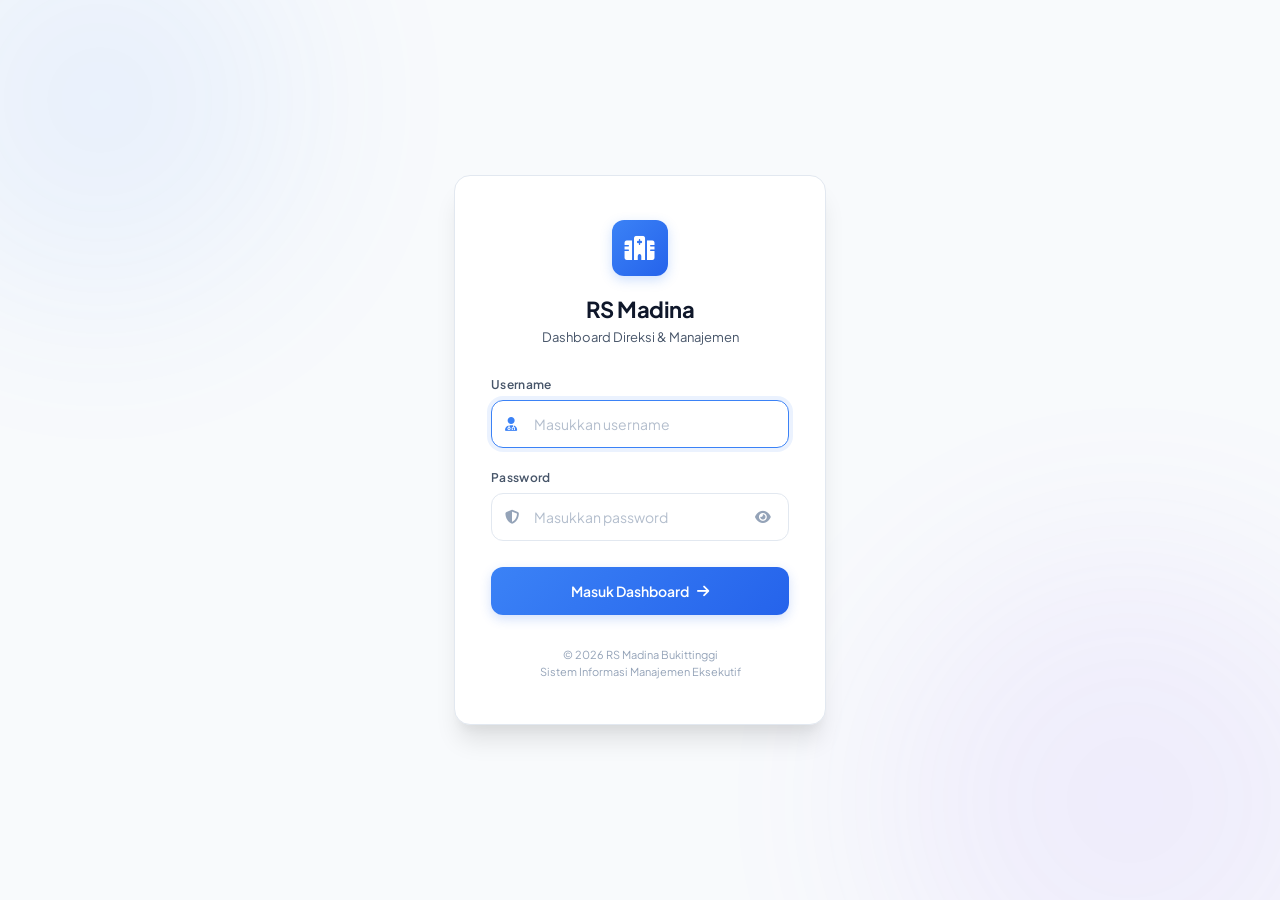
<file: login.html>
<!DOCTYPE html>
<html lang="id">
<head>
    <meta charset="UTF-8">
    <meta name="viewport" content="width=device-width, initial-scale=1.0">
    <title>Login — Dashboard Direksi RS Madina</title>
    <!-- Fonts -->
    <link href="https://fonts.googleapis.com/css2?family=Plus+Jakarta+Sans:wght@300;400;500;600;700;800&family=Poppins:wght@300;400;500;600;700&display=swap" rel="stylesheet">
    <link rel="stylesheet" href="https://cdnjs.cloudflare.com/ajax/libs/font-awesome/6.5.0/css/all.min.css">
    
    <style>
        :root {
            --c-primary: #3B82F6;
            --c-primary-dark: #1D4ED8;
            --c-primary-light: rgba(59, 130, 246, 0.1);
            --bg-base: #F8FAFC;
            --bg-card: #FFFFFF;
            --text-main: #0F172A;
            --text-sub: #475569;
            --text-mute: #94A3B8;
            --border-color: #E2E8F0;
            --shadow-sm: 0 1px 2px 0 rgba(0, 0, 0, 0.05);
            --shadow-md: 0 4px 6px -1px rgba(0, 0, 0, 0.1), 0 2px 4px -1px rgba(0, 0, 0, 0.06);
            --shadow-lg: 0 10px 15px -3px rgba(0, 0, 0, 0.1), 0 4px 6px -2px rgba(0, 0, 0, 0.05);
            --shadow-xl: 0 20px 25px -5px rgba(0, 0, 0, 0.1), 0 10px 10px -5px rgba(0, 0, 0, 0.04);
            --radius-lg: 16px;
            --radius-md: 12px;
        }

        /* Support Dark Mode system preference or dynamic class */
        @media (prefers-color-scheme: dark) {
            :root {
                --bg-base: #0B0F19;
                --bg-card: #111827;
                --text-main: #F9FAFB;
                --text-sub: #9CA3AF;
                --text-mute: #6B7280;
                --border-color: #1F2937;
                --shadow-xl: 0 20px 25px -5px rgba(0, 0, 0, 0.5), 0 10px 10px -5px rgba(0, 0, 0, 0.4);
            }
        }

        *, *::before, *::after {
            margin: 0;
            padding: 0;
            box-sizing: border-box;
        }

        body {
            font-family: 'Plus Jakarta Sans', 'Poppins', sans-serif;
            background-color: var(--bg-base);
            color: var(--text-main);
            min-height: 100vh;
            display: flex;
            align-items: center;
            justify-content: center;
            position: relative;
            overflow-x: hidden;
            transition: background-color 0.3s ease, color 0.3s ease;
        }

        /* Subtle minimalist background art */
        .bg-decor {
            position: absolute;
            inset: 0;
            overflow: hidden;
            pointer-events: none;
            z-index: 0;
        }

        .bg-decor-circle {
            position: absolute;
            border-radius: 50%;
            filter: blur(100px);
            opacity: 0.08;
        }

        .decor-1 {
            background-color: #3B82F6;
            width: 400px;
            height: 400px;
            top: -100px;
            left: -100px;
        }

        .decor-2 {
            background-color: #8B5CF6;
            width: 500px;
            height: 500px;
            bottom: -150px;
            right: -100px;
        }

        .container {
            width: 100%;
            max-width: 420px;
            padding: 24px;
            position: relative;
            z-index: 10;
        }

        .login-card {
            background-color: var(--bg-card);
            border: 1px solid var(--border-color);
            border-radius: var(--radius-lg);
            padding: 44px 36px;
            box-shadow: var(--shadow-xl);
            transition: transform 0.3s ease, box-shadow 0.3s ease, background-color 0.3s ease, border-color 0.3s ease;
        }

        .header {
            text-align: center;
            margin-bottom: 32px;
        }

        .logo-box {
            display: inline-flex;
            align-items: center;
            justify-content: center;
            width: 56px;
            height: 56px;
            border-radius: var(--radius-md);
            background: linear-gradient(135deg, #3B82F6 0%, #2563EB 100%);
            box-shadow: 0 4px 12px rgba(59, 130, 246, 0.25);
            margin-bottom: 20px;
            transition: transform 0.3s ease;
        }

        .logo-box:hover {
            transform: scale(1.05) rotate(5deg);
        }

        .logo-box i {
            color: #FFFFFF;
            font-size: 24px;
        }

        .title {
            font-size: 22px;
            font-weight: 700;
            color: var(--text-main);
            letter-spacing: -0.5px;
            line-height: 1.25;
            margin-bottom: 6px;
        }

        .subtitle {
            font-size: 13px;
            font-weight: 400;
            color: var(--text-sub);
        }

        /* Error Notification Banner */
        .error-banner {
            background-color: #FEF2F2;
            border: 1px solid #FCA5A5;
            border-radius: var(--radius-md);
            padding: 12px 16px;
            margin-bottom: 24px;
            display: flex;
            align-items: center;
            gap: 12px;
            animation: shake 0.5s ease-in-out;
        }

        @media (prefers-color-scheme: dark) {
            .error-banner {
                background-color: rgba(220, 38, 38, 0.1);
                border-color: rgba(220, 38, 38, 0.3);
            }
        }

        .error-banner i {
            color: #EF4444;
            font-size: 16px;
            flex-shrink: 0;
        }

        .error-banner span {
            color: #B91C1C;
            font-size: 13px;
            font-weight: 500;
            line-height: 1.4;
        }

        @media (prefers-color-scheme: dark) {
            .error-banner span {
                color: #FCA5A5;
            }
        }

        .hidden {
            display: none !important;
        }

        @keyframes shake {
            0%, 100% { transform: translateX(0); }
            20% { transform: translateX(-6px); }
            40% { transform: translateX(6px); }
            60% { transform: translateX(-4px); }
            80% { transform: translateX(4px); }
        }

        .form-group {
            margin-bottom: 22px;
            position: relative;
        }

        .form-group label {
            display: block;
            font-size: 12px;
            font-weight: 600;
            color: var(--text-sub);
            margin-bottom: 8px;
            letter-spacing: 0.3px;
        }

        .input-control {
            position: relative;
        }

        .input-control > i {
            position: absolute;
            left: 14px;
            top: 50%;
            transform: translateY(-50%);
            color: var(--text-mute);
            font-size: 14px;
            transition: color 0.2s ease;
            pointer-events: none;
        }

        .input-control input {
            width: 100%;
            height: 48px;
            padding: 0 16px 0 42px;
            background-color: transparent;
            border: 1px solid var(--border-color);
            border-radius: var(--radius-md);
            font-family: inherit;
            font-size: 14px;
            color: var(--text-main);
            outline: none;
            transition: all 0.2s ease;
        }

        .input-control input::placeholder {
            color: var(--text-mute);
            opacity: 0.7;
        }

        .input-control input:focus {
            border-color: var(--c-primary);
            box-shadow: 0 0 0 4px var(--c-primary-light);
        }

        .input-control input:focus + i {
            color: var(--c-primary);
        }

        /* Toggle Password Button */
        .btn-toggle-pw {
            position: absolute;
            right: 14px;
            top: 50%;
            transform: translateY(-50%);
            background: none;
            border: none;
            color: var(--text-mute);
            cursor: pointer;
            font-size: 14px;
            padding: 4px;
            transition: color 0.2s ease;
        }

        .btn-toggle-pw:hover {
            color: var(--text-sub);
        }

        .btn-login {
            width: 100%;
            height: 48px;
            background: linear-gradient(135deg, #3B82F6 0%, #2563EB 100%);
            color: #FFFFFF;
            border: none;
            border-radius: var(--radius-md);
            font-family: inherit;
            font-size: 14px;
            font-weight: 600;
            cursor: pointer;
            display: flex;
            align-items: center;
            justify-content: center;
            gap: 8px;
            box-shadow: 0 4px 12px rgba(37, 99, 235, 0.2);
            transition: all 0.2s ease;
            margin-top: 26px;
        }

        .btn-login:hover {
            transform: translateY(-1px);
            box-shadow: 0 6px 16px rgba(37, 99, 235, 0.3);
            filter: brightness(1.05);
        }

        .btn-login:active {
            transform: translateY(1px);
            box-shadow: 0 2px 4px rgba(37, 99, 235, 0.15);
        }

        .footer {
            text-align: center;
            margin-top: 32px;
            font-size: 11px;
            color: var(--text-mute);
            font-weight: 400;
            line-height: 1.5;
        }

        .footer a {
            color: var(--c-primary);
            text-decoration: none;
            font-weight: 500;
        }

        .footer a:hover {
            text-decoration: underline;
        }
    </style>
</head>
<body>
    <div class="bg-decor">
        <div class="bg-decor-circle decor-1"></div>
        <div class="bg-decor-circle decor-2"></div>
    </div>

    <div class="container">
        <div class="login-card">
            <div class="header">
                <div class="logo-box">
                    <i class="fas fa-hospital"></i>
                </div>
                <h1 class="title">RS Madina</h1>
                <p class="subtitle">Dashboard Direksi & Manajemen</p>
            </div>

            <!-- Error Banner -->
            <div id="errorMsg" class="error-banner hidden">
                <i class="fas fa-circle-exclamation"></i>
                <span>Username atau password tidak sesuai.</span>
            </div>

            <form id="loginForm" method="POST" action="/login" autocomplete="on">
                <div class="form-group">
                    <label for="username">Username</label>
                    <div class="input-control">
                        <input type="text" id="username" name="username" placeholder="Masukkan username" required autofocus>
                        <i class="fas fa-user-md"></i>
                    </div>
                </div>

                <div class="form-group">
                    <label for="password">Password</label>
                    <div class="input-control">
                        <input type="password" id="password" name="password" placeholder="Masukkan password" required>
                        <i class="fas fa-shield-halved"></i>
                        <button type="button" class="btn-toggle-pw" onclick="togglePassword()" aria-label="Tampilkan password">
                            <i class="fas fa-eye" id="eyeIcon"></i>
                        </button>
                    </div>
                </div>

                <button type="submit" class="btn-login">
                    <span>Masuk Dashboard</span>
                    <i class="fas fa-arrow-right"></i>
                </button>
            </form>

            <div class="footer">
                <p>&copy; 2026 RS Madina Bukittinggi</p>
                <p>Sistem Informasi Manajemen Eksekutif</p>
            </div>
        </div>
    </div>

    <script>
        // Check for error parameter in URL query string
        (function() {
            const params = new URLSearchParams(window.location.search);
            if (params.get('error') === '1') {
                document.getElementById('errorMsg').classList.remove('hidden');
            }
        })();

        function togglePassword() {
            const pw = document.getElementById('password');
            const icon = document.getElementById('eyeIcon');
            if (pw.type === 'password') {
                pw.type = 'text';
                icon.classList.replace('fa-eye', 'fa-eye-slash');
            } else {
                pw.type = 'password';
                icon.classList.replace('fa-eye-slash', 'fa-eye');
            }
        }
        
        document.getElementById('loginForm').addEventListener('submit', function(e) {
            if (window.location.port === '5000') {
                // Let the browser submit the form natively to Flask POST /login
                return;
            }
            
            e.preventDefault();
            const un = document.getElementById('username').value;
            const pw = document.getElementById('password').value;
            
            if (un === 'admin' && pw === 'root') {
                // Simulate session
                sessionStorage.setItem('user', 'admin');
                window.location.href = 'index.html';
            } else {
                document.getElementById('errorMsg').classList.remove('hidden');
                // shake effect
                const banner = document.getElementById('errorMsg');
                banner.style.animation = 'none';
                banner.offsetHeight; // trigger reflow
                banner.style.animation = 'shake 0.5s ease-in-out';
            }
        });
    </script>
</body>
</html>
</file>
